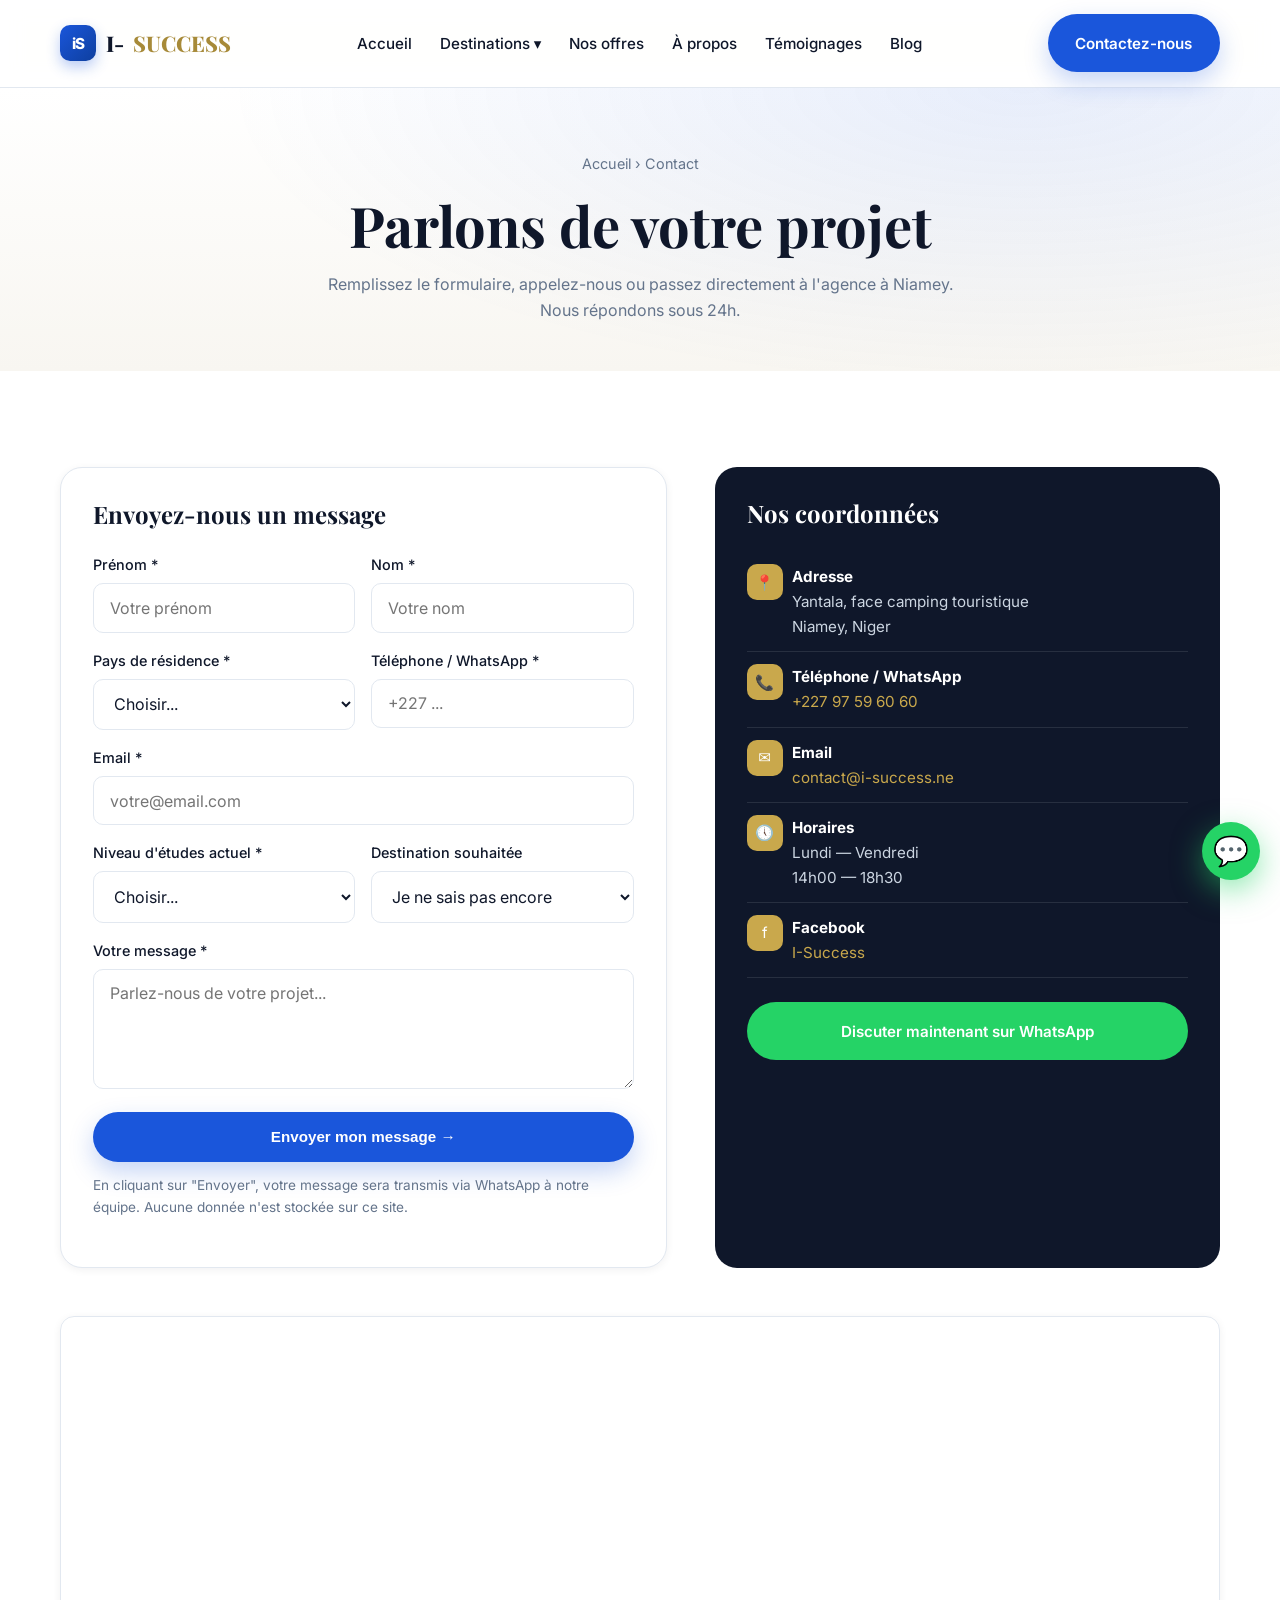
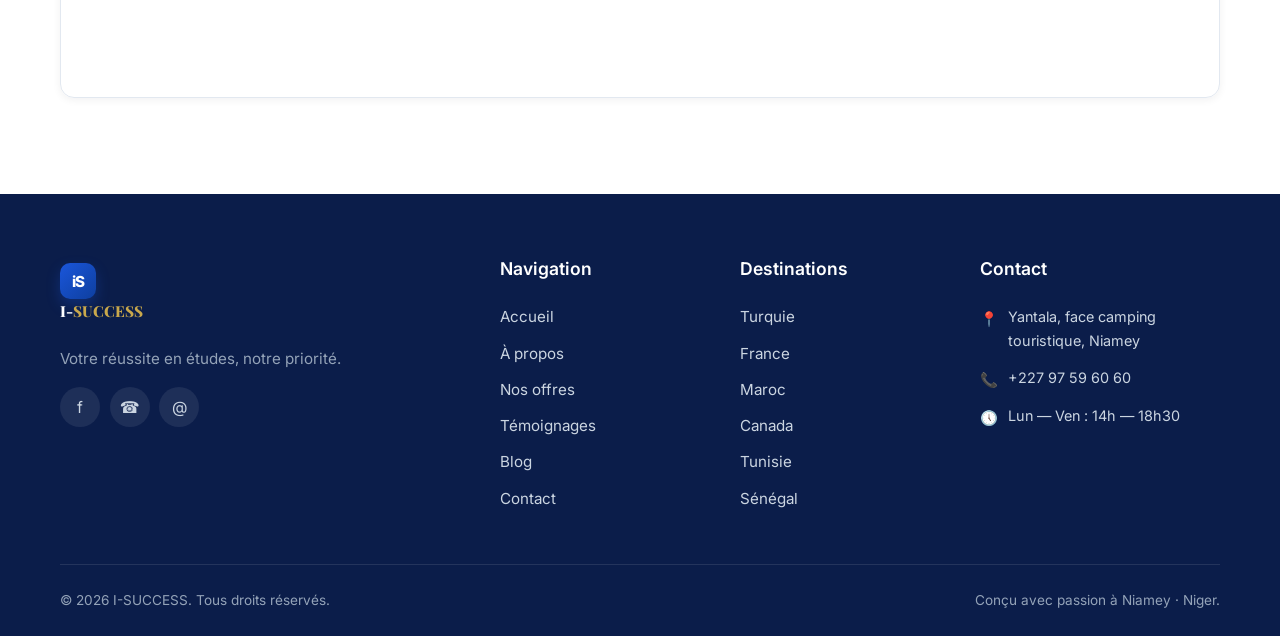
<file: contact.html>
<!DOCTYPE html>
<html lang="fr">
<head>
<meta charset="UTF-8">
<meta name="viewport" content="width=device-width, initial-scale=1.0">
<title>Contact — I-SUCCESS Niamey</title>
<meta name="description" content="Contactez I-SUCCESS à Niamey : formulaire, WhatsApp, téléphone, agence. Nous vous répondons sous 24h.">
<link rel="icon" type="image/svg+xml" href="data:image/svg+xml;utf8,<svg xmlns='http://www.w3.org/2000/svg' viewBox='0 0 100 100'><rect width='100' height='100' rx='22' fill='%231A56DB'/><text x='50' y='66' text-anchor='middle' font-family='Georgia' font-weight='800' font-size='52' fill='%23fff'>iS</text></svg>">
<link href="https://fonts.googleapis.com/css2?family=Inter:wght@400;500;600;700;800&family=Playfair+Display:wght@600;700;800&display=swap" rel="stylesheet">
<link rel="stylesheet" href="css/styles.css">
</head>
<body>

<header class="navbar">
  <div class="nav-inner">
    <a href="index.html" class="logo"><span class="logo-mark"></span>I-<span class="gold">SUCCESS</span></a>
    <nav><ul class="nav-links">
      <li><a href="index.html">Accueil</a></li>
      <li class="has-dropdown"><a href="index.html#destinations">Destinations &#9662;</a>
        <ul class="dropdown">
          <li><a href="destinations/turquie.html">Turquie</a></li><li><a href="destinations/france.html">France</a></li>
          <li><a href="destinations/maroc.html">Maroc</a></li><li><a href="destinations/canada.html">Canada</a></li>
          <li><a href="destinations/tunisie.html">Tunisie</a></li><li><a href="destinations/senegal.html">Sénégal</a></li>
        </ul>
      </li>
      <li><a href="offres.html">Nos offres</a></li>
      <li><a href="about.html">À propos</a></li>
      <li><a href="temoignages.html">Témoignages</a></li>
      <li><a href="blog.html">Blog</a></li>
    </ul></nav>
    <a href="contact.html" class="btn btn-primary nav-cta">Contactez-nous</a>
    <button class="burger" aria-label="Menu"><span></span><span></span><span></span></button>
  </div>
  <div class="mobile-menu">
    <ul>
      <li><a href="index.html">Accueil</a></li>
      <li><a href="#" class="mobile-has-sub">Destinations</a>
        <ul class="mobile-submenu">
          <li><a href="destinations/turquie.html">Turquie</a></li><li><a href="destinations/france.html">France</a></li>
          <li><a href="destinations/maroc.html">Maroc</a></li><li><a href="destinations/canada.html">Canada</a></li>
          <li><a href="destinations/tunisie.html">Tunisie</a></li><li><a href="destinations/senegal.html">Sénégal</a></li>
        </ul>
      </li>
      <li><a href="offres.html">Nos offres</a></li><li><a href="about.html">À propos</a></li>
      <li><a href="temoignages.html">Témoignages</a></li><li><a href="blog.html">Blog</a></li>
      <li><a href="contact.html">Contact</a></li>
    </ul>
    <a href="contact.html" class="btn btn-primary">Contactez-nous</a>
  </div>
</header>

<section class="page-header">
  <div class="container">
    <div class="breadcrumb"><a href="index.html">Accueil</a> &rsaquo; Contact</div>
    <h1>Parlons de votre projet</h1>
    <p>Remplissez le formulaire, appelez-nous ou passez directement à l'agence à Niamey. Nous répondons sous 24h.</p>
  </div>
</section>

<section style="background:#fff;">
  <div class="container">
    <div class="contact-grid">

      <form id="contact-form" class="contact-form reveal" novalidate>
        <h2 style="margin-bottom:1.5rem; font-size:1.5rem;">Envoyez-nous un message</h2>

        <div class="form-row cols-2">
          <div class="form-group">
            <label for="prenom">Prénom *</label>
            <input type="text" id="prenom" name="prenom" required placeholder="Votre prénom">
          </div>
          <div class="form-group">
            <label for="nom">Nom *</label>
            <input type="text" id="nom" name="nom" required placeholder="Votre nom">
          </div>
        </div>

        <div class="form-row cols-2">
          <div class="form-group">
            <label for="pays">Pays de résidence *</label>
            <select id="pays" name="pays" required>
              <option value="">Choisir...</option>
              <option>Niger</option><option>Sénégal</option><option>Mali</option>
              <option>Côte d'Ivoire</option><option>Burkina Faso</option>
              <option>Guinée</option><option>Togo</option><option>Bénin</option>
              <option>Autre</option>
            </select>
          </div>
          <div class="form-group">
            <label for="tel">Téléphone / WhatsApp *</label>
            <input type="tel" id="tel" name="tel" required placeholder="+227 ...">
          </div>
        </div>

        <div class="form-group">
          <label for="email">Email *</label>
          <input type="email" id="email" name="email" required placeholder="votre@email.com">
        </div>

        <div class="form-row cols-2">
          <div class="form-group">
            <label for="niveau">Niveau d'études actuel *</label>
            <select id="niveau" name="niveau" required>
              <option value="">Choisir...</option>
              <option>Bac</option>
              <option>Licence (L1/L2/L3)</option>
              <option>Master</option>
              <option>Doctorat</option>
              <option>Autre</option>
            </select>
          </div>
          <div class="form-group">
            <label for="destination">Destination souhaitée</label>
            <select id="destination" name="destination">
              <option value="">Je ne sais pas encore</option>
              <option>Turquie</option><option>France</option><option>Maroc</option>
              <option>Canada</option><option>Tunisie</option><option>Sénégal</option>
            </select>
          </div>
        </div>

        <div class="form-group">
          <label for="message">Votre message *</label>
          <textarea id="message" name="message" required placeholder="Parlez-nous de votre projet..."></textarea>
        </div>

        <button type="submit" class="btn btn-primary" style="width:100%;">Envoyer mon message &rarr;</button>
        <p class="form-note">En cliquant sur "Envoyer", votre message sera transmis via WhatsApp à notre équipe. Aucune donnée n'est stockée sur ce site.</p>
        <div class="form-success" style="display:none; margin-top:1rem; padding:1rem; background:#DCFCE7; color:#166534; border-radius:10px;">
          &#10003; Merci ! Nous vous répondrons très prochainement sur WhatsApp.
        </div>
      </form>

      <div class="contact-info reveal">
        <h3>Nos coordonnées</h3>
        <div class="contact-line"><span class="ci">&#128205;</span>
          <div><strong style="color:#fff;">Adresse</strong><br>Yantala, face camping touristique<br>Niamey, Niger</div>
        </div>
        <div class="contact-line"><span class="ci">&#128222;</span>
          <div><strong style="color:#fff;">Téléphone / WhatsApp</strong><br>
            <a href="tel:+22797596060" style="color:var(--gold);">+227 97 59 60 60</a>
          </div>
        </div>
        <div class="contact-line"><span class="ci">&#9993;&#65039;</span>
          <div><strong style="color:#fff;">Email</strong><br>
            <a href="mailto:contact@i-success.ne" style="color:var(--gold);">contact@i-success.ne</a>
          </div>
        </div>
        <div class="contact-line"><span class="ci">&#128340;</span>
          <div><strong style="color:#fff;">Horaires</strong><br>Lundi &mdash; Vendredi<br>14h00 &mdash; 18h30</div>
        </div>
        <div class="contact-line"><span class="ci">f</span>
          <div><strong style="color:#fff;">Facebook</strong><br>
            <a href="https://www.facebook.com/illimisuccess" target="_blank" style="color:var(--gold);">I-Success</a>
          </div>
        </div>

        <a href="https://wa.me/22797596060?text=Bonjour%20I-SUCCESS" target="_blank" class="btn btn-whatsapp" style="width:100%; margin-top:1.5rem;">
          Discuter maintenant sur WhatsApp
        </a>
      </div>

    </div>

    <div class="map-wrap reveal" style="margin-top:3rem;">
      <iframe
        src="https://www.google.com/maps/embed?pb=!1m18!1m12!1m3!1d31317.056!2d2.084!3d13.525!2m3!1f0!2f0!3f0!3m2!1i1024!2i768!4f13.1!3m3!1m2!1s0x0%3A0x0!2zMTPCsDMxJzMwLjAiTiAywrAwNScwMC4wIkU!5e0!3m2!1sfr!2sne!4v1700000000000"
        loading="lazy" referrerpolicy="no-referrer-when-downgrade" allowfullscreen></iframe>
    </div>
  </div>
</section>

<footer class="footer">
  <div class="container">
    <div class="footer-grid">
      <div class="footer-about">
        <a href="index.html" class="logo"><span class="logo-mark"></span>I-<span class="gold">SUCCESS</span></a>
        <p>Votre réussite en études, notre priorité.</p>
        <div class="socials"><a href="https://www.facebook.com/illimisuccess" target="_blank">f</a><a href="https://wa.me/22797596060" target="_blank">&#9742;</a><a href="mailto:contact@i-success.ne">@</a></div>
      </div>
      <div><h4>Navigation</h4><a href="index.html">Accueil</a><a href="about.html">À propos</a><a href="offres.html">Nos offres</a><a href="temoignages.html">Témoignages</a><a href="blog.html">Blog</a><a href="contact.html">Contact</a></div>
      <div><h4>Destinations</h4><a href="destinations/turquie.html">Turquie</a><a href="destinations/france.html">France</a><a href="destinations/maroc.html">Maroc</a><a href="destinations/canada.html">Canada</a><a href="destinations/tunisie.html">Tunisie</a><a href="destinations/senegal.html">Sénégal</a></div>
      <div><h4>Contact</h4>
        <div class="contact-line"><span class="ci">&#128205;</span> Yantala, face camping touristique, Niamey</div>
        <div class="contact-line"><span class="ci">&#128222;</span> +227 97 59 60 60</div>
        <div class="contact-line"><span class="ci">&#128340;</span> Lun &mdash; Ven : 14h &mdash; 18h30</div>
      </div>
    </div>
    <div class="footer-bottom"><div>&copy; 2026 I-SUCCESS. Tous droits réservés.</div><div>Conçu avec passion à Niamey &middot; Niger.</div></div>
  </div>
</footer>

<a href="https://wa.me/22797596060" class="wa-fab" target="_blank" aria-label="WhatsApp">&#128172;</a>
<script src="js/main.js"></script>
</body>
</html>
</file>
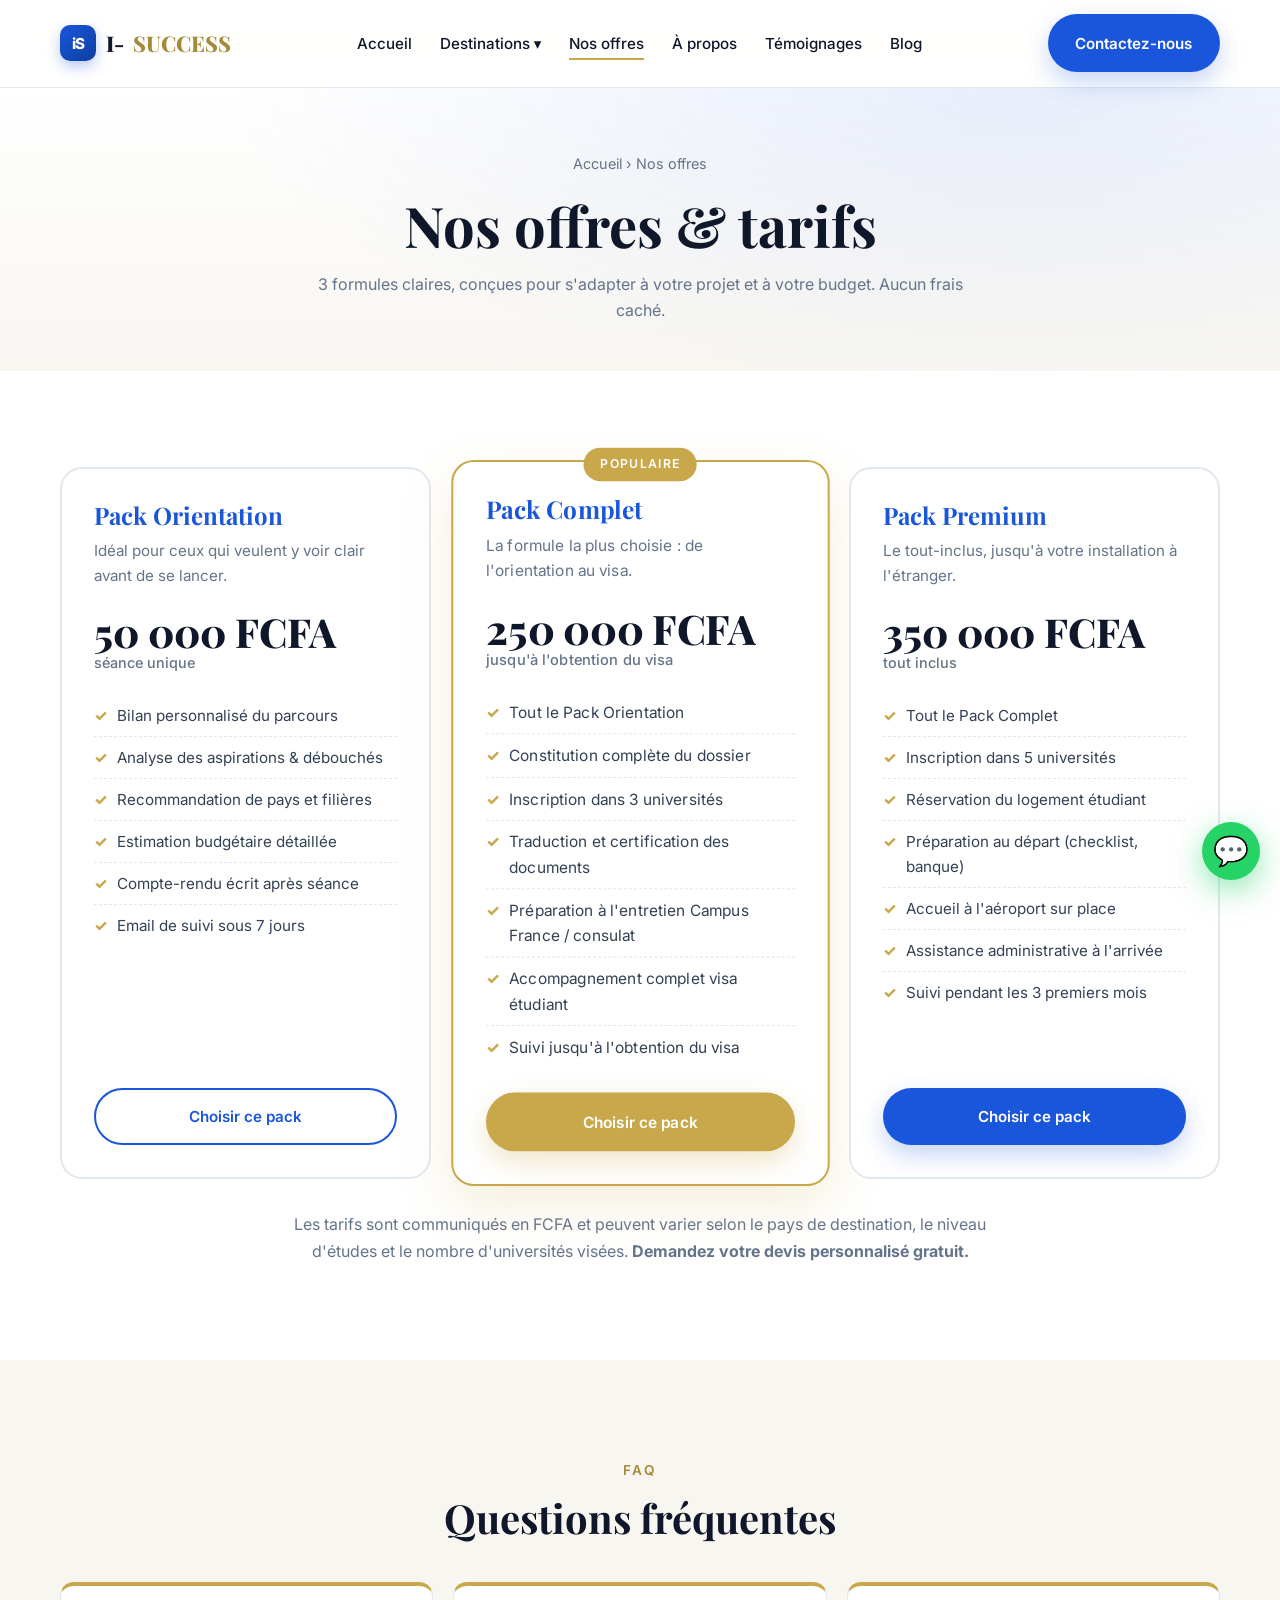
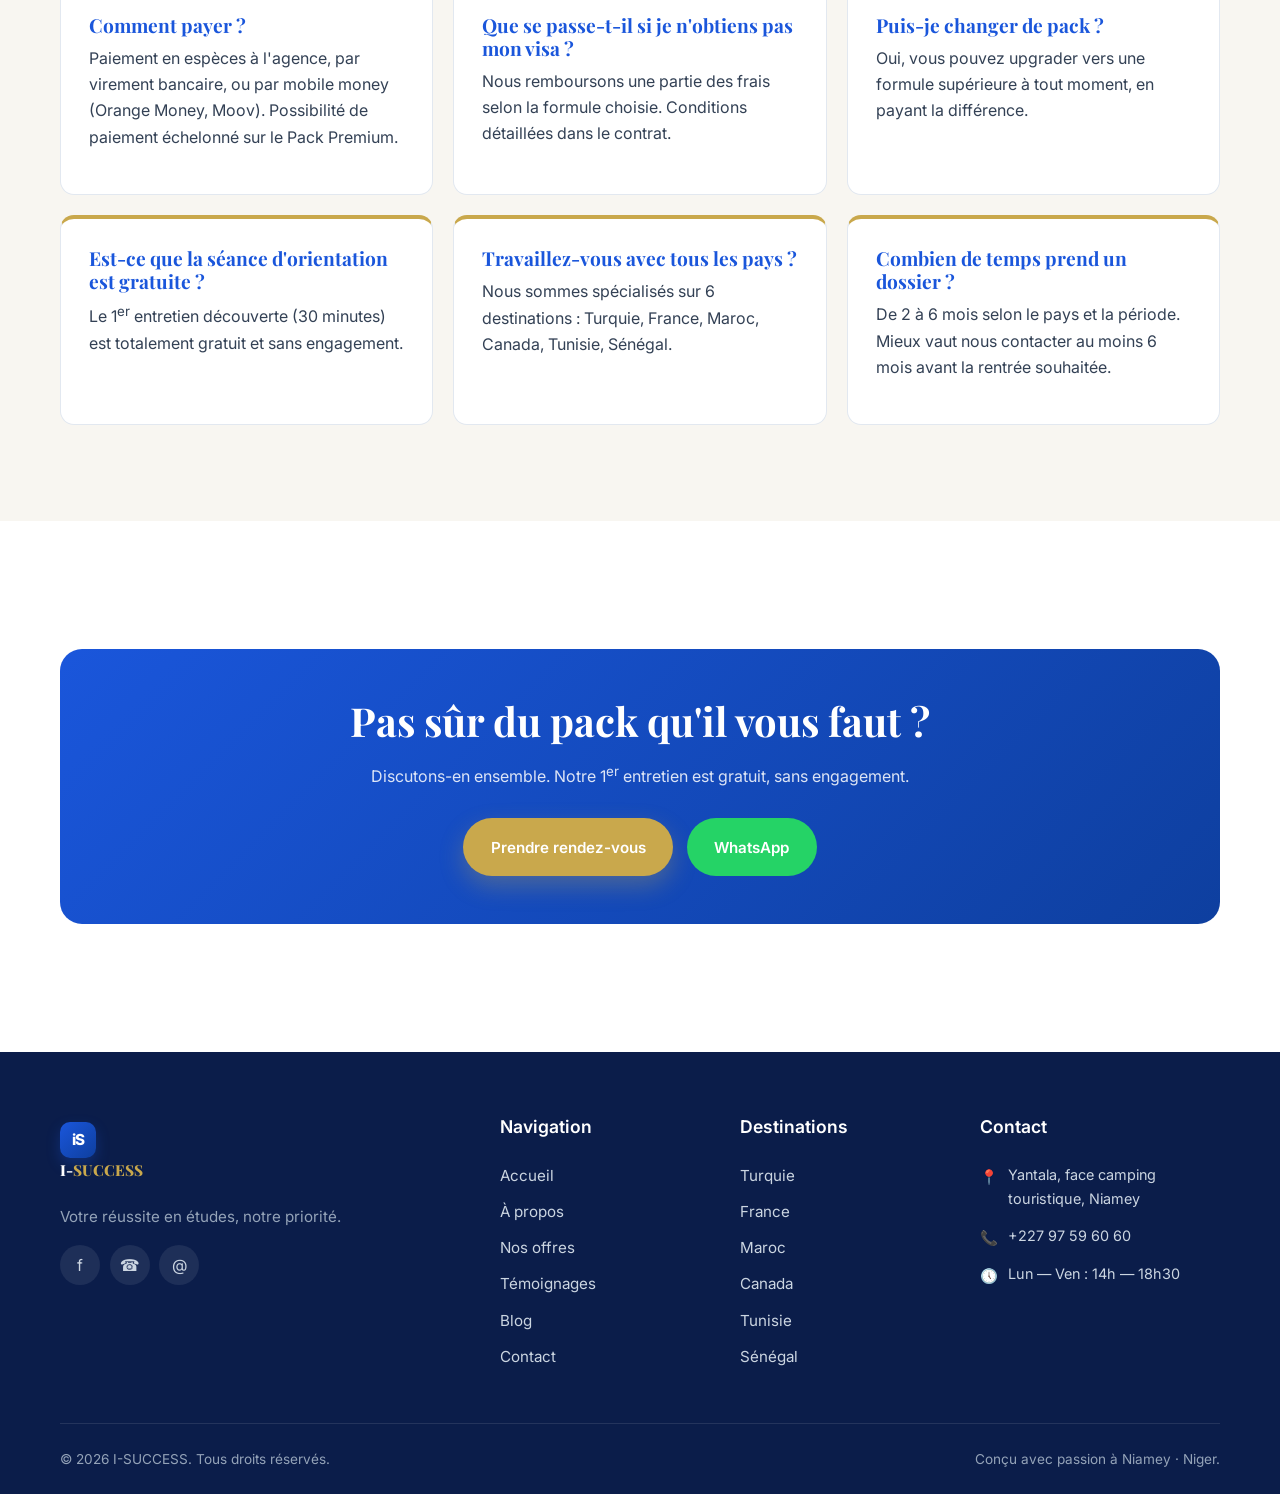
<file: offres.html>
<!DOCTYPE html>
<html lang="fr">
<head>
<meta charset="UTF-8">
<meta name="viewport" content="width=device-width, initial-scale=1.0">
<title>Nos offres et tarifs — I-SUCCESS</title>
<meta name="description" content="Découvrez les 3 packs I-SUCCESS : Orientation, Complet et Premium. Un accompagnement adapté à chaque budget et chaque besoin.">
<link rel="icon" type="image/svg+xml" href="data:image/svg+xml;utf8,<svg xmlns='http://www.w3.org/2000/svg' viewBox='0 0 100 100'><rect width='100' height='100' rx='22' fill='%231A56DB'/><text x='50' y='66' text-anchor='middle' font-family='Georgia' font-weight='800' font-size='52' fill='%23fff'>iS</text></svg>">
<link href="https://fonts.googleapis.com/css2?family=Inter:wght@400;500;600;700;800&family=Playfair+Display:wght@600;700;800&display=swap" rel="stylesheet">
<link rel="stylesheet" href="css/styles.css">
</head>
<body>

<header class="navbar">
  <div class="nav-inner">
    <a href="index.html" class="logo"><span class="logo-mark"></span>I-<span class="gold">SUCCESS</span></a>
    <nav><ul class="nav-links">
      <li><a href="index.html">Accueil</a></li>
      <li class="has-dropdown"><a href="index.html#destinations">Destinations &#9662;</a>
        <ul class="dropdown">
          <li><a href="destinations/turquie.html">Turquie</a></li><li><a href="destinations/france.html">France</a></li>
          <li><a href="destinations/maroc.html">Maroc</a></li><li><a href="destinations/canada.html">Canada</a></li>
          <li><a href="destinations/tunisie.html">Tunisie</a></li><li><a href="destinations/senegal.html">Sénégal</a></li>
        </ul>
      </li>
      <li><a href="offres.html" class="active">Nos offres</a></li>
      <li><a href="about.html">À propos</a></li>
      <li><a href="temoignages.html">Témoignages</a></li><li><a href="blog.html">Blog</a></li>
    </ul></nav>
    <a href="contact.html" class="btn btn-primary nav-cta">Contactez-nous</a>
    <button class="burger" aria-label="Menu"><span></span><span></span><span></span></button>
  </div>
  <div class="mobile-menu">
    <ul>
      <li><a href="index.html">Accueil</a></li>
      <li><a href="#" class="mobile-has-sub">Destinations</a>
        <ul class="mobile-submenu">
          <li><a href="destinations/turquie.html">Turquie</a></li><li><a href="destinations/france.html">France</a></li>
          <li><a href="destinations/maroc.html">Maroc</a></li><li><a href="destinations/canada.html">Canada</a></li>
          <li><a href="destinations/tunisie.html">Tunisie</a></li><li><a href="destinations/senegal.html">Sénégal</a></li>
        </ul>
      </li>
      <li><a href="offres.html">Nos offres</a></li><li><a href="about.html">À propos</a></li>
      <li><a href="temoignages.html">Témoignages</a></li><li><a href="blog.html">Blog</a></li>
      <li><a href="contact.html">Contact</a></li>
    </ul>
    <a href="contact.html" class="btn btn-primary">Contactez-nous</a>
  </div>
</header>

<section class="page-header">
  <div class="container">
    <div class="breadcrumb"><a href="index.html">Accueil</a> &rsaquo; Nos offres</div>
    <h1>Nos offres &amp; tarifs</h1>
    <p>3 formules claires, conçues pour s'adapter à votre projet et à votre budget. Aucun frais caché.</p>
  </div>
</section>

<section style="background:#fff;">
  <div class="container">
    <div class="pricing-grid reveal">

      <!-- PACK ORIENTATION -->
      <div class="price-card">
        <h3>Pack Orientation</h3>
        <p class="price-desc">Idéal pour ceux qui veulent y voir clair avant de se lancer.</p>
        <div class="price-amount">50&nbsp;000 FCFA<small>séance unique</small></div>
        <ul class="price-features">
          <li>Bilan personnalisé du parcours</li>
          <li>Analyse des aspirations &amp; débouchés</li>
          <li>Recommandation de pays et filières</li>
          <li>Estimation budgétaire détaillée</li>
          <li>Compte-rendu écrit après séance</li>
          <li>Email de suivi sous 7 jours</li>
        </ul>
        <a href="https://wa.me/22797596060?text=Bonjour%20I-SUCCESS%2C%20je%20souhaite%20le%20Pack%20Orientation." target="_blank" class="btn btn-outline">Choisir ce pack</a>
      </div>

      <!-- PACK COMPLET -->
      <div class="price-card featured">
        <h3>Pack Complet</h3>
        <p class="price-desc">La formule la plus choisie : de l'orientation au visa.</p>
        <div class="price-amount">250&nbsp;000 FCFA<small>jusqu'à l'obtention du visa</small></div>
        <ul class="price-features">
          <li>Tout le Pack Orientation</li>
          <li>Constitution complète du dossier</li>
          <li>Inscription dans 3 universités</li>
          <li>Traduction et certification des documents</li>
          <li>Préparation à l'entretien Campus France / consulat</li>
          <li>Accompagnement complet visa étudiant</li>
          <li>Suivi jusqu'à l'obtention du visa</li>
        </ul>
        <a href="https://wa.me/22797596060?text=Bonjour%20I-SUCCESS%2C%20je%20souhaite%20le%20Pack%20Complet." target="_blank" class="btn btn-gold">Choisir ce pack</a>
      </div>

      <!-- PACK PREMIUM -->
      <div class="price-card">
        <h3>Pack Premium</h3>
        <p class="price-desc">Le tout-inclus, jusqu'à votre installation à l'étranger.</p>
        <div class="price-amount">350&nbsp;000 FCFA<small>tout inclus</small></div>
        <ul class="price-features">
          <li>Tout le Pack Complet</li>
          <li>Inscription dans 5 universités</li>
          <li>Réservation du logement étudiant</li>
          <li>Préparation au départ (checklist, banque)</li>
          <li>Accueil à l'aéroport sur place</li>
          <li>Assistance administrative à l'arrivée</li>
          <li>Suivi pendant les 3 premiers mois</li>
        </ul>
        <a href="https://wa.me/22797596060?text=Bonjour%20I-SUCCESS%2C%20je%20souhaite%20le%20Pack%20Premium." target="_blank" class="btn btn-primary">Choisir ce pack</a>
      </div>

    </div>

    <p class="text-center mt-2" style="color:var(--muted); max-width:700px; margin:2rem auto 0;">
      Les tarifs sont communiqués en FCFA et peuvent varier selon le pays de destination, le niveau d'études et le nombre d'universités visées. <strong>Demandez votre devis personnalisé gratuit.</strong>
    </p>
  </div>
</section>

<section style="background:var(--bg);">
  <div class="container">
    <div class="section-title reveal">
      <span class="eyebrow">FAQ</span>
      <h2>Questions fréquentes</h2>
    </div>
    <div class="info-cards reveal">
      <div class="info-card"><h3>Comment payer ?</h3><p>Paiement en espèces à l'agence, par virement bancaire, ou par mobile money (Orange Money, Moov). Possibilité de paiement échelonné sur le Pack Premium.</p></div>
      <div class="info-card"><h3>Que se passe-t-il si je n'obtiens pas mon visa ?</h3><p>Nous remboursons une partie des frais selon la formule choisie. Conditions détaillées dans le contrat.</p></div>
      <div class="info-card"><h3>Puis-je changer de pack ?</h3><p>Oui, vous pouvez upgrader vers une formule supérieure à tout moment, en payant la différence.</p></div>
      <div class="info-card"><h3>Est-ce que la séance d'orientation est gratuite ?</h3><p>Le 1<sup>er</sup> entretien découverte (30 minutes) est totalement gratuit et sans engagement.</p></div>
      <div class="info-card"><h3>Travaillez-vous avec tous les pays ?</h3><p>Nous sommes spécialisés sur 6 destinations : Turquie, France, Maroc, Canada, Tunisie, Sénégal.</p></div>
      <div class="info-card"><h3>Combien de temps prend un dossier ?</h3><p>De 2 à 6 mois selon le pays et la période. Mieux vaut nous contacter au moins 6 mois avant la rentrée souhaitée.</p></div>
    </div>
  </div>
</section>

<section style="background:#fff;">
  <div class="container">
    <div class="cta-band reveal">
      <h2>Pas sûr du pack qu'il vous faut ?</h2>
      <p>Discutons-en ensemble. Notre 1<sup>er</sup> entretien est gratuit, sans engagement.</p>
      <div class="hero-ctas" style="justify-content:center;">
        <a href="contact.html" class="btn btn-gold">Prendre rendez-vous</a>
        <a href="https://wa.me/22797596060" target="_blank" class="btn btn-whatsapp">WhatsApp</a>
      </div>
    </div>
  </div>
</section>

<footer class="footer">
  <div class="container">
    <div class="footer-grid">
      <div class="footer-about">
        <a href="index.html" class="logo"><span class="logo-mark"></span>I-<span class="gold">SUCCESS</span></a>
        <p>Votre réussite en études, notre priorité.</p>
        <div class="socials"><a href="https://www.facebook.com/illimisuccess" target="_blank">f</a><a href="https://wa.me/22797596060" target="_blank">&#9742;</a><a href="mailto:contact@i-success.ne">@</a></div>
      </div>
      <div><h4>Navigation</h4><a href="index.html">Accueil</a><a href="about.html">À propos</a><a href="offres.html">Nos offres</a><a href="temoignages.html">Témoignages</a><a href="blog.html">Blog</a><a href="contact.html">Contact</a></div>
      <div><h4>Destinations</h4><a href="destinations/turquie.html">Turquie</a><a href="destinations/france.html">France</a><a href="destinations/maroc.html">Maroc</a><a href="destinations/canada.html">Canada</a><a href="destinations/tunisie.html">Tunisie</a><a href="destinations/senegal.html">Sénégal</a></div>
      <div><h4>Contact</h4>
        <div class="contact-line"><span class="ci">&#128205;</span> Yantala, face camping touristique, Niamey</div>
        <div class="contact-line"><span class="ci">&#128222;</span> +227 97 59 60 60</div>
        <div class="contact-line"><span class="ci">&#128340;</span> Lun &mdash; Ven : 14h &mdash; 18h30</div>
      </div>
    </div>
    <div class="footer-bottom"><div>&copy; 2026 I-SUCCESS. Tous droits réservés.</div><div>Conçu avec passion à Niamey &middot; Niger.</div></div>
  </div>
</footer>

<a href="https://wa.me/22797596060" class="wa-fab" target="_blank" aria-label="WhatsApp">&#128172;</a>
<script src="js/main.js"></script>
</body>
</html>
</file>
<file: css/styles.css>
/* =========================================================
   I-SUCCESS — Global Stylesheet
   Couleurs : Bleu #1A56DB (principal), Or #C9A84C (secondaire)
   Mobile-first, responsive, premium
   ========================================================= */

:root {
  --blue: #1A56DB;
  --blue-dark: #0E3F9F;
  --blue-light: #E8EFFB;
  --gold: #C9A84C;
  --gold-dark: #A78A38;
  --gold-light: #F6EFD9;
  --bg: #F8F6F1;
  --white: #ffffff;
  --ink: #0F172A;
  --text: #334155;
  --muted: #64748B;
  --border: #E2E8F0;
  --radius: 14px;
  --radius-lg: 22px;
  --shadow-sm: 0 2px 8px rgba(15, 23, 42, 0.06);
  --shadow: 0 10px 30px rgba(15, 23, 42, 0.08);
  --shadow-lg: 0 24px 60px rgba(15, 23, 42, 0.14);
  --container: 1200px;
  --ease: cubic-bezier(.2,.8,.2,1);
}

* { box-sizing: border-box; margin: 0; padding: 0; }
html { scroll-behavior: smooth; -webkit-text-size-adjust: 100%; }
body {
  font-family: 'Inter', system-ui, -apple-system, 'Segoe UI', Roboto, sans-serif;
  font-size: 16px;
  line-height: 1.65;
  color: var(--text);
  background: var(--bg);
  overflow-x: hidden;
  -webkit-font-smoothing: antialiased;
}

h1, h2, h3, h4, h5 {
  font-family: 'Playfair Display', Georgia, serif;
  color: var(--ink);
  line-height: 1.2;
  font-weight: 700;
}
h1 { font-size: clamp(2rem, 5vw, 3.5rem); }
h2 { font-size: clamp(1.65rem, 3.5vw, 2.5rem); }
h3 { font-size: clamp(1.2rem, 2vw, 1.5rem); }

p { margin-bottom: 1rem; }
a { color: var(--blue); text-decoration: none; transition: color .2s; }
a:hover { color: var(--blue-dark); }
img { max-width: 100%; display: block; height: auto; }

.container {
  width: 100%;
  max-width: var(--container);
  margin: 0 auto;
  padding: 0 1.25rem;
}

section { padding: 4rem 0; }
@media (min-width: 768px) { section { padding: 6rem 0; } }

.section-title {
  text-align: center;
  margin-bottom: 2.5rem;
}
.section-title .eyebrow {
  display: inline-block;
  color: var(--gold-dark);
  font-family: 'Inter', sans-serif;
  font-size: .85rem;
  font-weight: 600;
  letter-spacing: .15em;
  text-transform: uppercase;
  margin-bottom: .75rem;
}
.section-title h2 { margin-bottom: .75rem; }
.section-title p { color: var(--muted); max-width: 650px; margin: 0 auto; }

/* Buttons */
.btn {
  display: inline-flex;
  align-items: center;
  justify-content: center;
  gap: .5rem;
  padding: .9rem 1.6rem;
  border-radius: 999px;
  font-weight: 600;
  font-size: .95rem;
  border: 2px solid transparent;
  cursor: pointer;
  transition: all .25s var(--ease);
  text-decoration: none;
  white-space: nowrap;
}
.btn-primary { background: var(--blue); color: #fff; box-shadow: 0 10px 25px rgba(26, 86, 219, .25); }
.btn-primary:hover { background: var(--blue-dark); color: #fff; transform: translateY(-2px); box-shadow: 0 15px 35px rgba(26, 86, 219, .35); }
.btn-gold { background: var(--gold); color: #fff; box-shadow: 0 10px 25px rgba(201, 168, 76, .3); }
.btn-gold:hover { background: var(--gold-dark); color: #fff; transform: translateY(-2px); }
.btn-outline { background: transparent; color: var(--blue); border-color: var(--blue); }
.btn-outline:hover { background: var(--blue); color: #fff; }
.btn-ghost { background: transparent; color: var(--ink); }
.btn-ghost:hover { background: var(--blue-light); }
.btn-whatsapp { background: #25D366; color: #fff; }
.btn-whatsapp:hover { background: #1DA851; color: #fff; transform: translateY(-2px); }

/* =============== NAVBAR =============== */
.navbar {
  position: sticky;
  top: 0;
  z-index: 100;
  background: rgba(255, 255, 255, .95);
  backdrop-filter: saturate(180%) blur(12px);
  -webkit-backdrop-filter: saturate(180%) blur(12px);
  border-bottom: 1px solid var(--border);
}
.nav-inner {
  display: flex;
  align-items: center;
  justify-content: space-between;
  padding: .9rem 1.25rem;
  max-width: var(--container);
  margin: 0 auto;
}
.logo {
  display: flex;
  align-items: center;
  gap: .6rem;
  font-family: 'Playfair Display', serif;
  font-weight: 800;
  font-size: 1.35rem;
  color: var(--ink);
  text-decoration: none;
}
.logo-mark {
  width: 36px; height: 36px;
  background: linear-gradient(135deg, var(--blue), var(--blue-dark));
  border-radius: 10px;
  display: grid; place-items: center;
  color: #fff; font-weight: 800; font-family: 'Inter', sans-serif;
  box-shadow: 0 6px 14px rgba(26, 86, 219, .3);
}
.logo-mark::after { content: "iS"; font-size: .95rem; letter-spacing: -.05em; }
.logo span.gold { color: var(--gold-dark); }

.nav-links {
  display: none;
  align-items: center;
  gap: 1.75rem;
  list-style: none;
}
.nav-links a {
  color: var(--ink);
  font-weight: 500;
  font-size: .95rem;
  position: relative;
  padding: .4rem 0;
}
.nav-links a::after {
  content: "";
  position: absolute;
  left: 0; bottom: 0;
  width: 0; height: 2px;
  background: var(--gold);
  transition: width .25s var(--ease);
}
.nav-links a:hover::after,
.nav-links a.active::after { width: 100%; }

.nav-cta { display: none; }

/* Hamburger */
.burger {
  display: flex;
  flex-direction: column;
  gap: 5px;
  padding: .5rem;
  background: none;
  border: none;
  cursor: pointer;
}
.burger span {
  width: 26px;
  height: 2.5px;
  background: var(--ink);
  border-radius: 2px;
  transition: all .3s var(--ease);
}
.burger.active span:nth-child(1) { transform: translateY(7.5px) rotate(45deg); }
.burger.active span:nth-child(2) { opacity: 0; }
.burger.active span:nth-child(3) { transform: translateY(-7.5px) rotate(-45deg); }

.mobile-menu {
  position: fixed;
  top: 66px;
  left: 0; right: 0;
  background: #fff;
  padding: 1.5rem;
  transform: translateY(-120%);
  transition: transform .35s var(--ease);
  box-shadow: var(--shadow);
  z-index: 99;
  max-height: calc(100vh - 66px);
  overflow-y: auto;
}
.mobile-menu.open { transform: translateY(0); }
.mobile-menu ul { list-style: none; }
.mobile-menu li { border-bottom: 1px solid var(--border); }
.mobile-menu a {
  display: block;
  padding: 1rem 0;
  color: var(--ink);
  font-weight: 500;
}
.mobile-menu .btn { width: 100%; margin-top: 1.25rem; }
.mobile-submenu { padding-left: 1rem; display: none; }
.mobile-submenu.open { display: block; }
.mobile-has-sub { display: flex; justify-content: space-between; align-items: center; }
.mobile-has-sub::after { content: "+"; font-size: 1.4rem; color: var(--muted); }
.mobile-has-sub.open::after { content: "−"; }

/* Desktop dropdown */
.has-dropdown { position: relative; }
.dropdown {
  position: absolute;
  top: calc(100% + 10px);
  left: 50%; transform: translateX(-50%) translateY(-10px);
  background: #fff;
  min-width: 240px;
  padding: .75rem;
  border-radius: var(--radius);
  box-shadow: var(--shadow-lg);
  opacity: 0; pointer-events: none;
  transition: all .25s var(--ease);
  list-style: none;
}
.dropdown li a {
  padding: .65rem 1rem;
  border-radius: 8px;
  display: flex; align-items: center; gap: .6rem;
}
.dropdown li a:hover { background: var(--blue-light); }
.dropdown li a::after { display: none; }
.has-dropdown:hover .dropdown,
.has-dropdown:focus-within .dropdown {
  opacity: 1; pointer-events: auto;
  transform: translateX(-50%) translateY(0);
}

@media (min-width: 1024px) {
  .nav-links { display: flex; }
  .nav-cta { display: inline-flex; }
  .burger { display: none; }
  .mobile-menu { display: none; }
}

/* =============== HERO =============== */
.hero {
  position: relative;
  padding: 3rem 0 4rem;
  overflow: hidden;
  background:
    radial-gradient(1000px 500px at 90% -10%, rgba(26, 86, 219, .12), transparent),
    radial-gradient(700px 400px at -10% 20%, rgba(201, 168, 76, .12), transparent),
    linear-gradient(180deg, #fff 0%, var(--bg) 100%);
}
.hero-grid {
  display: grid;
  gap: 2.5rem;
  align-items: center;
}
.hero-eyebrow {
  display: inline-flex;
  align-items: center;
  gap: .5rem;
  background: var(--white);
  border: 1px solid var(--border);
  padding: .5rem 1rem;
  border-radius: 999px;
  font-size: .85rem;
  color: var(--muted);
  margin-bottom: 1.25rem;
  box-shadow: var(--shadow-sm);
}
.hero-eyebrow .dot { width: 8px; height: 8px; background: #22c55e; border-radius: 50%; box-shadow: 0 0 0 4px rgba(34, 197, 94, .2); }
.hero h1 {
  margin-bottom: 1.25rem;
  letter-spacing: -.02em;
}
.hero h1 .accent { color: var(--blue); position: relative; }
.hero h1 .accent::after {
  content: "";
  position: absolute;
  left: 0; right: 0; bottom: 2px;
  height: 10px;
  background: var(--gold-light);
  z-index: -1;
}
.hero-sub {
  font-size: 1.1rem;
  color: var(--muted);
  margin-bottom: 2rem;
  max-width: 580px;
}
.hero-ctas { display: flex; flex-wrap: wrap; gap: .85rem; }
.hero-trust {
  display: flex;
  align-items: center;
  gap: 1.25rem;
  margin-top: 2rem;
  flex-wrap: wrap;
}
.avatars { display: flex; }
.avatars img {
  width: 40px; height: 40px;
  border-radius: 50%;
  border: 3px solid #fff;
  object-fit: cover;
  margin-left: -10px;
}
.avatars img:first-child { margin-left: 0; }
.trust-text { font-size: .9rem; color: var(--muted); }
.trust-text strong { color: var(--ink); display: block; font-size: 1rem; }

.hero-visual {
  position: relative;
  aspect-ratio: 4/5;
  border-radius: var(--radius-lg);
  overflow: hidden;
  box-shadow: var(--shadow-lg);
}
.hero-visual img { width: 100%; height: 100%; object-fit: cover; }
.hero-badge {
  position: absolute;
  background: #fff;
  padding: 1rem 1.25rem;
  border-radius: var(--radius);
  box-shadow: var(--shadow);
  display: flex; align-items: center; gap: .75rem;
}
.hero-badge.b1 { top: 1.5rem; left: 1.5rem; }
.hero-badge.b2 { bottom: 1.5rem; right: 1.5rem; }
.hero-badge .ico {
  width: 42px; height: 42px; border-radius: 10px;
  display: grid; place-items: center;
  background: var(--blue-light); color: var(--blue);
  font-size: 1.3rem;
}
.hero-badge .t { font-size: .85rem; color: var(--muted); }
.hero-badge .v { font-weight: 700; color: var(--ink); font-family: 'Playfair Display', serif; }

@media (min-width: 992px) {
  .hero { padding: 5rem 0 7rem; }
  .hero-grid { grid-template-columns: 1.1fr 1fr; gap: 4rem; }
}

/* =============== DESTINATIONS =============== */
.destinations {
  background: #fff;
}
.dest-grid {
  display: grid;
  grid-template-columns: repeat(2, 1fr);
  gap: 1rem;
}
@media (min-width: 640px) { .dest-grid { grid-template-columns: repeat(3, 1fr); gap: 1.25rem; } }
@media (min-width: 992px) { .dest-grid { grid-template-columns: repeat(6, 1fr); } }

.dest-card {
  position: relative;
  aspect-ratio: 3/4;
  border-radius: var(--radius);
  overflow: hidden;
  text-decoration: none;
  color: #fff;
  box-shadow: var(--shadow-sm);
  transition: transform .35s var(--ease), box-shadow .35s var(--ease);
}
.dest-card:hover { transform: translateY(-6px); box-shadow: var(--shadow-lg); color: #fff; }
.dest-card img {
  position: absolute; inset: 0;
  width: 100%; height: 100%;
  object-fit: cover;
  transition: transform .6s var(--ease);
}
.dest-card:hover img { transform: scale(1.08); }
.dest-card::after {
  content: "";
  position: absolute; inset: 0;
  background: linear-gradient(180deg, transparent 35%, rgba(15, 23, 42, .85) 100%);
}
.dest-card .flag {
  position: absolute;
  top: .75rem; left: .75rem;
  width: 36px; height: 26px;
  border-radius: 4px;
  object-fit: cover;
  box-shadow: 0 2px 6px rgba(0,0,0,.3);
  z-index: 2;
}
.dest-card .dest-name {
  position: absolute;
  bottom: 1rem; left: 1rem; right: 1rem;
  z-index: 2;
  font-family: 'Playfair Display', serif;
  font-size: 1.2rem;
  font-weight: 700;
}
.dest-card .dest-arrow {
  position: absolute;
  bottom: 1rem; right: 1rem;
  z-index: 2;
  width: 32px; height: 32px;
  background: var(--gold);
  border-radius: 50%;
  display: grid; place-items: center;
  font-size: 1rem;
  transition: transform .25s var(--ease);
}
.dest-card:hover .dest-arrow { transform: translate(3px, -3px); }

/* =============== STEPS =============== */
.steps {
  background: var(--bg);
}
.steps-grid {
  display: grid;
  gap: 1.5rem;
  grid-template-columns: 1fr;
}
@media (min-width: 640px) { .steps-grid { grid-template-columns: repeat(2, 1fr); } }
@media (min-width: 1024px) { .steps-grid { grid-template-columns: repeat(4, 1fr); } }

.step-card {
  background: #fff;
  padding: 2rem 1.5rem;
  border-radius: var(--radius);
  border: 1px solid var(--border);
  position: relative;
  transition: transform .25s var(--ease), box-shadow .25s var(--ease);
}
.step-card:hover { transform: translateY(-6px); box-shadow: var(--shadow); }
.step-num {
  position: absolute;
  top: 1rem; right: 1rem;
  font-family: 'Playfair Display', serif;
  font-size: 2.5rem;
  color: var(--gold-light);
  font-weight: 900;
  line-height: 1;
}
.step-icon {
  width: 56px; height: 56px;
  background: var(--blue-light);
  color: var(--blue);
  border-radius: 14px;
  display: grid; place-items: center;
  font-size: 1.6rem;
  margin-bottom: 1.25rem;
}
.step-card h3 { margin-bottom: .5rem; font-size: 1.15rem; }
.step-card p { color: var(--muted); font-size: .95rem; margin: 0; }

/* =============== STATS =============== */
.stats {
  background: linear-gradient(135deg, var(--blue) 0%, var(--blue-dark) 100%);
  color: #fff;
  position: relative;
  overflow: hidden;
}
.stats::before {
  content: "";
  position: absolute;
  top: -50%; right: -20%;
  width: 500px; height: 500px;
  background: radial-gradient(circle, rgba(201, 168, 76, .25), transparent 70%);
}
.stats-grid {
  display: grid;
  grid-template-columns: repeat(2, 1fr);
  gap: 2rem;
  position: relative;
}
@media (min-width: 768px) { .stats-grid { grid-template-columns: repeat(4, 1fr); } }
.stat { text-align: center; }
.stat .num {
  font-family: 'Playfair Display', serif;
  font-size: clamp(2.5rem, 6vw, 4rem);
  font-weight: 800;
  color: var(--gold);
  line-height: 1;
  margin-bottom: .5rem;
}
.stat .label { font-size: .95rem; opacity: .9; }

/* =============== TESTIMONIALS =============== */
.testimonials { background: #fff; }
.testi-slider {
  position: relative;
  overflow: hidden;
  max-width: 900px;
  margin: 0 auto;
}
.testi-track {
  display: flex;
  transition: transform .6s var(--ease);
}
.testi-slide {
  min-width: 100%;
  padding: 0 1rem;
}
.testi-card {
  background: var(--bg);
  border-radius: var(--radius-lg);
  padding: 2.5rem;
  text-align: center;
  border: 1px solid var(--border);
}
.testi-quote {
  font-size: 1.15rem;
  font-style: italic;
  color: var(--ink);
  margin-bottom: 1.5rem;
  line-height: 1.6;
}
.testi-quote::before { content: "\201C"; font-size: 3rem; color: var(--gold); display: block; line-height: .5; margin-bottom: .5rem; font-family: 'Playfair Display', serif; }
.testi-avatar {
  width: 72px; height: 72px;
  border-radius: 50%;
  object-fit: cover;
  margin: 0 auto 1rem;
  border: 4px solid var(--gold-light);
}
.testi-name { font-weight: 700; color: var(--ink); }
.testi-meta { font-size: .85rem; color: var(--muted); }

.testi-controls {
  display: flex;
  justify-content: center;
  gap: .75rem;
  margin-top: 1.5rem;
}
.testi-btn, .testi-dot {
  background: none; border: none; cursor: pointer;
}
.testi-btn {
  width: 44px; height: 44px;
  border-radius: 50%;
  background: var(--blue-light);
  color: var(--blue);
  display: grid; place-items: center;
  font-size: 1.2rem;
  transition: all .2s;
}
.testi-btn:hover { background: var(--blue); color: #fff; }
.testi-dots {
  display: flex;
  justify-content: center;
  gap: .4rem;
  margin-top: 1rem;
}
.testi-dot {
  width: 10px; height: 10px;
  border-radius: 50%;
  background: var(--border);
  transition: all .2s;
}
.testi-dot.active { background: var(--gold); width: 28px; border-radius: 5px; }

/* =============== MAP / ORIGIN =============== */
.origin { background: var(--bg); }
.origin-grid {
  display: grid;
  gap: 2rem;
}
@media (min-width: 992px) { .origin-grid { grid-template-columns: 1fr 1fr; align-items: center; } }

.origin-map {
  position: relative;
  background: #fff;
  padding: 1.5rem;
  border-radius: var(--radius-lg);
  box-shadow: var(--shadow-sm);
  border: 1px solid var(--border);
}
.origin-map svg { width: 100%; height: auto; }
.origin-list { list-style: none; display: grid; grid-template-columns: repeat(2, 1fr); gap: .75rem; margin-top: 1.5rem; }
.origin-list li {
  display: flex; align-items: center; gap: .5rem;
  background: var(--bg);
  padding: .5rem .85rem;
  border-radius: 8px;
  font-size: .9rem;
}
.origin-list li img { width: 22px; height: 16px; border-radius: 2px; }

/* =============== FOOTER =============== */
.footer {
  background: #0B1D4A;
  color: #CBD5E1;
  padding: 4rem 0 1.5rem;
}
.footer h4 { color: #fff; margin-bottom: 1.25rem; font-size: 1.1rem; font-family: 'Inter', sans-serif; font-weight: 600; }
.footer a { color: #CBD5E1; display: block; padding: .35rem 0; font-size: .95rem; }
.footer a:hover { color: var(--gold); }
.footer-grid {
  display: grid;
  gap: 2.5rem;
  grid-template-columns: 1fr;
}
@media (min-width: 640px) { .footer-grid { grid-template-columns: repeat(2, 1fr); } }
@media (min-width: 992px) { .footer-grid { grid-template-columns: 2fr 1fr 1fr 1.2fr; } }

.footer .logo { color: #fff; margin-bottom: 1rem; }
.footer .logo span.gold { color: var(--gold); }
.footer-about p { color: #94A3B8; font-size: .95rem; }

.socials { display: flex; gap: .6rem; margin-top: 1rem; }
.socials a {
  width: 40px; height: 40px;
  border-radius: 50%;
  background: rgba(255,255,255,.08);
  display: grid; place-items: center;
  padding: 0;
  font-size: 1rem;
  transition: all .25s;
}
.socials a:hover { background: var(--gold); color: #fff; transform: translateY(-3px); }

.contact-line { display: flex; gap: .6rem; align-items: flex-start; padding: .4rem 0; font-size: .9rem; color: #CBD5E1; }
.contact-line .ci { color: var(--gold); flex-shrink: 0; margin-top: 2px; }

.footer-bottom {
  border-top: 1px solid rgba(255,255,255,.1);
  margin-top: 3rem;
  padding-top: 1.5rem;
  display: flex;
  flex-wrap: wrap;
  justify-content: space-between;
  gap: 1rem;
  font-size: .85rem;
  color: #94A3B8;
}

/* =============== WHATSAPP FAB =============== */
.wa-fab {
  position: fixed;
  bottom: 1.25rem; right: 1.25rem;
  width: 58px; height: 58px;
  border-radius: 50%;
  background: #25D366;
  color: #fff;
  display: grid; place-items: center;
  font-size: 1.8rem;
  box-shadow: 0 10px 30px rgba(37, 211, 102, .5);
  z-index: 98;
  animation: waPulse 2.5s infinite;
  transition: transform .25s;
}
.wa-fab:hover { transform: scale(1.08); color: #fff; }
@keyframes waPulse {
  0%, 100% { box-shadow: 0 10px 30px rgba(37, 211, 102, .5), 0 0 0 0 rgba(37, 211, 102, .6); }
  50% { box-shadow: 0 10px 30px rgba(37, 211, 102, .5), 0 0 0 16px rgba(37, 211, 102, 0); }
}

/* =============== PAGE HEADER (interior pages) =============== */
.page-header {
  padding: 4rem 0 3rem;
  background:
    radial-gradient(800px 300px at 80% 0%, rgba(26, 86, 219, .1), transparent),
    linear-gradient(180deg, #fff 0%, var(--bg) 100%);
  text-align: center;
}
.breadcrumb {
  color: var(--muted); font-size: .9rem; margin-bottom: 1rem;
}
.breadcrumb a { color: var(--muted); }
.breadcrumb a:hover { color: var(--blue); }
.page-header h1 { margin-bottom: .75rem; }
.page-header p { color: var(--muted); max-width: 650px; margin: 0 auto; }

/* =============== DESTINATION PAGE =============== */
.dest-hero {
  position: relative;
  min-height: 60vh;
  display: flex;
  align-items: center;
  padding: 6rem 0 4rem;
  color: #fff;
  overflow: hidden;
}
.dest-hero-bg {
  position: absolute; inset: 0; z-index: 0;
}
.dest-hero-bg img { width: 100%; height: 100%; object-fit: cover; }
.dest-hero-bg::after {
  content: "";
  position: absolute; inset: 0;
  background: linear-gradient(180deg, rgba(15, 23, 42, .4) 0%, rgba(15, 23, 42, .85) 100%);
}
.dest-hero .container { position: relative; z-index: 1; }
.dest-hero .flag-big {
  width: 80px; height: 54px;
  border-radius: 6px;
  object-fit: cover;
  box-shadow: 0 8px 24px rgba(0,0,0,.4);
  margin-bottom: 1.25rem;
}
.dest-hero h1 { color: #fff; margin-bottom: 1rem; }
.dest-hero p { color: rgba(255,255,255,.9); max-width: 700px; font-size: 1.1rem; }

.dest-section { background: #fff; }
.dest-section.alt { background: var(--bg); }
.two-col {
  display: grid;
  gap: 2rem;
  align-items: center;
}
@media (min-width: 992px) { .two-col { grid-template-columns: 1fr 1fr; gap: 3.5rem; } }
.two-col img {
  border-radius: var(--radius-lg);
  box-shadow: var(--shadow);
  aspect-ratio: 4/3;
  object-fit: cover;
  width: 100%;
}

.check-list { list-style: none; }
.check-list li {
  display: flex; align-items: flex-start; gap: .75rem;
  padding: .5rem 0;
  color: var(--text);
}
.check-list li::before {
  content: "\2713";
  color: var(--gold);
  font-weight: 700;
  flex-shrink: 0;
  width: 24px; height: 24px;
  background: var(--gold-light);
  border-radius: 50%;
  display: grid; place-items: center;
  font-size: .85rem;
  margin-top: 2px;
}

.uni-grid {
  display: grid;
  grid-template-columns: repeat(auto-fill, minmax(240px, 1fr));
  gap: 1rem;
}
.uni-card {
  background: #fff;
  padding: 1.25rem;
  border-radius: var(--radius);
  border: 1px solid var(--border);
  display: flex; align-items: center; gap: .85rem;
  transition: all .2s;
}
.uni-card:hover { border-color: var(--gold); box-shadow: var(--shadow-sm); }
.uni-card .u-ico {
  width: 44px; height: 44px;
  background: var(--blue-light);
  color: var(--blue);
  border-radius: 10px;
  display: grid; place-items: center;
  flex-shrink: 0;
}
.uni-card strong { display: block; color: var(--ink); font-size: .95rem; }
.uni-card span { font-size: .8rem; color: var(--muted); }

.info-cards {
  display: grid;
  gap: 1.25rem;
  grid-template-columns: 1fr;
}
@media (min-width: 640px) { .info-cards { grid-template-columns: repeat(2, 1fr); } }
@media (min-width: 992px) { .info-cards { grid-template-columns: repeat(3, 1fr); } }
.info-card {
  background: #fff;
  border: 1px solid var(--border);
  border-radius: var(--radius);
  padding: 1.75rem;
  border-top: 4px solid var(--gold);
}
.info-card h3 { color: var(--blue); margin-bottom: .5rem; font-size: 1.2rem; }
.info-card .big-num { font-family: 'Playfair Display', serif; font-size: 2rem; color: var(--ink); font-weight: 800; margin: .25rem 0; }

.cta-band {
  background: linear-gradient(135deg, var(--blue) 0%, var(--blue-dark) 100%);
  color: #fff;
  border-radius: var(--radius-lg);
  padding: 3rem 2rem;
  text-align: center;
  margin: 2rem 0;
}
.cta-band h2 { color: #fff; margin-bottom: 1rem; }
.cta-band p { color: rgba(255,255,255,.85); margin-bottom: 1.75rem; max-width: 600px; margin-left: auto; margin-right: auto; }

/* =============== ABOUT =============== */
.team-grid {
  display: grid;
  gap: 1.5rem;
  grid-template-columns: 1fr;
}
@media (min-width: 640px) { .team-grid { grid-template-columns: repeat(2, 1fr); } }
@media (min-width: 992px) { .team-grid { grid-template-columns: repeat(4, 1fr); } }
.team-card { background: #fff; border-radius: var(--radius); overflow: hidden; border: 1px solid var(--border); text-align: center; transition: all .25s; }
.team-card:hover { transform: translateY(-6px); box-shadow: var(--shadow); }
.team-card img { aspect-ratio: 1/1; object-fit: cover; width: 100%; }
.team-card .t-body { padding: 1.25rem; }
.team-card .t-role { color: var(--gold-dark); font-size: .85rem; font-weight: 600; text-transform: uppercase; letter-spacing: .1em; }
.team-card h3 { margin: .3rem 0 .5rem; font-size: 1.15rem; }

.values-grid {
  display: grid;
  gap: 1.25rem;
  grid-template-columns: 1fr;
}
@media (min-width: 640px) { .values-grid { grid-template-columns: repeat(2, 1fr); } }
@media (min-width: 992px) { .values-grid { grid-template-columns: repeat(4, 1fr); } }
.value-card {
  background: #fff;
  padding: 1.75rem;
  border-radius: var(--radius);
  border: 1px solid var(--border);
}
.value-card .ico {
  width: 50px; height: 50px;
  background: var(--gold-light);
  color: var(--gold-dark);
  border-radius: 12px;
  display: grid; place-items: center;
  font-size: 1.5rem;
  margin-bottom: 1rem;
}

/* =============== PRICING =============== */
.pricing-grid {
  display: grid;
  gap: 1.5rem;
  grid-template-columns: 1fr;
}
@media (min-width: 768px) { .pricing-grid { grid-template-columns: repeat(3, 1fr); } }

.price-card {
  background: #fff;
  border: 2px solid var(--border);
  border-radius: var(--radius-lg);
  padding: 2rem;
  position: relative;
  transition: all .25s;
  display: flex;
  flex-direction: column;
}
.price-card:hover { transform: translateY(-6px); box-shadow: var(--shadow); }
.price-card.featured {
  border-color: var(--gold);
  box-shadow: 0 20px 50px rgba(201, 168, 76, .2);
  transform: scale(1.02);
}
.price-card.featured::before {
  content: "Populaire";
  position: absolute;
  top: -14px; left: 50%;
  transform: translateX(-50%);
  background: var(--gold);
  color: #fff;
  font-size: .75rem;
  padding: .4rem 1rem;
  border-radius: 999px;
  font-weight: 600;
  letter-spacing: .1em;
  text-transform: uppercase;
}
.price-card h3 { color: var(--blue); margin-bottom: .5rem; }
.price-card .price-desc { color: var(--muted); margin-bottom: 1.5rem; min-height: 3rem; font-size: .95rem; }
.price-amount { font-family: 'Playfair Display', serif; font-size: 2.5rem; font-weight: 800; color: var(--ink); line-height: 1; }
.price-amount small { font-size: .9rem; color: var(--muted); font-family: 'Inter', sans-serif; font-weight: 500; display: block; margin-top: .25rem; }
.price-features { list-style: none; margin: 1.5rem 0; flex: 1; }
.price-features li {
  display: flex; gap: .6rem;
  padding: .5rem 0;
  font-size: .95rem;
  border-bottom: 1px dashed var(--border);
}
.price-features li:last-child { border: none; }
.price-features li::before {
  content: "\2713";
  color: var(--gold);
  font-weight: 800;
  flex-shrink: 0;
}

/* =============== BLOG =============== */
.blog-filters {
  display: flex;
  flex-wrap: wrap;
  gap: .5rem;
  justify-content: center;
  margin-bottom: 2.5rem;
}
.blog-filters button {
  padding: .5rem 1.1rem;
  border-radius: 999px;
  background: #fff;
  border: 1.5px solid var(--border);
  cursor: pointer;
  font-size: .85rem;
  color: var(--ink);
  font-weight: 500;
  transition: all .2s;
}
.blog-filters button:hover { border-color: var(--blue); color: var(--blue); }
.blog-filters button.active { background: var(--blue); color: #fff; border-color: var(--blue); }

.blog-grid {
  display: grid;
  gap: 1.75rem;
  grid-template-columns: 1fr;
}
@media (min-width: 640px) { .blog-grid { grid-template-columns: repeat(2, 1fr); } }
@media (min-width: 992px) { .blog-grid { grid-template-columns: repeat(3, 1fr); } }

.blog-card {
  background: #fff;
  border-radius: var(--radius);
  overflow: hidden;
  border: 1px solid var(--border);
  transition: all .25s;
  display: flex;
  flex-direction: column;
}
.blog-card:hover { transform: translateY(-6px); box-shadow: var(--shadow); color: inherit; }
.blog-card .b-img {
  aspect-ratio: 16/10;
  overflow: hidden;
}
.blog-card .b-img img { width: 100%; height: 100%; object-fit: cover; transition: transform .6s var(--ease); }
.blog-card:hover .b-img img { transform: scale(1.08); }
.blog-card .b-body { padding: 1.5rem; flex: 1; display: flex; flex-direction: column; }
.b-category {
  display: inline-block;
  background: var(--blue-light);
  color: var(--blue);
  font-size: .75rem;
  font-weight: 600;
  padding: .3rem .75rem;
  border-radius: 999px;
  margin-bottom: .85rem;
  align-self: flex-start;
  text-transform: uppercase;
  letter-spacing: .05em;
}
.blog-card h3 { font-size: 1.2rem; margin-bottom: .6rem; line-height: 1.3; }
.b-meta { color: var(--muted); font-size: .85rem; margin-top: auto; padding-top: .75rem; }
.blog-card p { color: var(--muted); font-size: .95rem; }

/* Article page */
.article-layout {
  display: grid;
  gap: 3rem;
}
@media (min-width: 992px) { .article-layout { grid-template-columns: 1fr 320px; } }
.article-content {
  background: #fff;
  padding: 2rem;
  border-radius: var(--radius);
  border: 1px solid var(--border);
}
.article-content h2 { margin: 2rem 0 1rem; }
.article-content h3 { margin: 1.5rem 0 .75rem; }
.article-content img { border-radius: var(--radius); margin: 1.5rem 0; }
.article-content p { color: var(--text); line-height: 1.8; }
.article-content ul, .article-content ol { margin: 1rem 0 1rem 1.5rem; }
.article-content li { margin-bottom: .5rem; }
.sidebar { display: flex; flex-direction: column; gap: 1.5rem; }
.side-card {
  background: #fff;
  padding: 1.5rem;
  border-radius: var(--radius);
  border: 1px solid var(--border);
}
.side-card h4 { margin-bottom: 1rem; color: var(--ink); font-size: 1.05rem; font-family: 'Inter', sans-serif; }
.side-card ul { list-style: none; }
.side-card li { padding: .6rem 0; border-bottom: 1px solid var(--border); }
.side-card li:last-child { border: none; }
.side-card.cta { background: linear-gradient(135deg, var(--blue), var(--blue-dark)); color: #fff; }
.side-card.cta h4 { color: #fff; }
.side-card.cta p { color: rgba(255,255,255,.85); font-size: .9rem; margin-bottom: 1rem; }

/* =============== CONTACT =============== */
.contact-grid {
  display: grid;
  gap: 2rem;
}
@media (min-width: 992px) { .contact-grid { grid-template-columns: 1.2fr 1fr; gap: 3rem; } }

.contact-form {
  background: #fff;
  padding: 2rem;
  border-radius: var(--radius-lg);
  border: 1px solid var(--border);
  box-shadow: var(--shadow-sm);
}
.form-row { display: grid; gap: 1rem; }
@media (min-width: 640px) { .form-row.cols-2 { grid-template-columns: 1fr 1fr; } }

.form-group { margin-bottom: 1rem; }
.form-group label {
  display: block;
  margin-bottom: .4rem;
  font-size: .9rem;
  font-weight: 500;
  color: var(--ink);
}
.form-group input,
.form-group select,
.form-group textarea {
  width: 100%;
  padding: .85rem 1rem;
  border: 1.5px solid var(--border);
  border-radius: 10px;
  font-size: 1rem;
  font-family: inherit;
  background: #fff;
  color: var(--ink);
  transition: border-color .2s, box-shadow .2s;
}
.form-group input:focus,
.form-group select:focus,
.form-group textarea:focus {
  outline: none;
  border-color: var(--blue);
  box-shadow: 0 0 0 4px rgba(26, 86, 219, .12);
}
.form-group textarea { resize: vertical; min-height: 120px; }
.form-note { font-size: .85rem; color: var(--muted); margin-top: .75rem; }

.contact-info {
  background: var(--ink);
  color: #fff;
  padding: 2rem;
  border-radius: var(--radius-lg);
}
.contact-info h3 { color: #fff; margin-bottom: 1.5rem; }
.contact-info .contact-line { color: #CBD5E1; padding: .75rem 0; font-size: .95rem; border-bottom: 1px solid rgba(255,255,255,.1); }
.contact-info .contact-line:last-child { border: none; }
.contact-info .ci { background: var(--gold); color: #fff; width: 36px; height: 36px; border-radius: 10px; display: grid; place-items: center; flex-shrink: 0; margin: 0; }

.map-wrap {
  margin-top: 2rem;
  border-radius: var(--radius);
  overflow: hidden;
  box-shadow: var(--shadow-sm);
  border: 1px solid var(--border);
}
.map-wrap iframe { width: 100%; height: 380px; border: 0; display: block; }

/* =============== ANIMATIONS =============== */
.reveal {
  opacity: 0;
  transform: translateY(30px);
  transition: opacity .8s var(--ease), transform .8s var(--ease);
}
.reveal.visible { opacity: 1; transform: translateY(0); }

/* Utility */
.text-center { text-align: center; }
.mt-2 { margin-top: 2rem; }
.mb-0 { margin-bottom: 0; }
.gold { color: var(--gold-dark); }
.lead { font-size: 1.1rem; color: var(--muted); }

/* Video embed */
.video-wrap {
  position: relative;
  padding-bottom: 56.25%;
  border-radius: var(--radius);
  overflow: hidden;
  background: #000;
  margin: 1.5rem 0;
}
.video-wrap iframe {
  position: absolute;
  inset: 0;
  width: 100%; height: 100%;
  border: 0;
}
</file>
